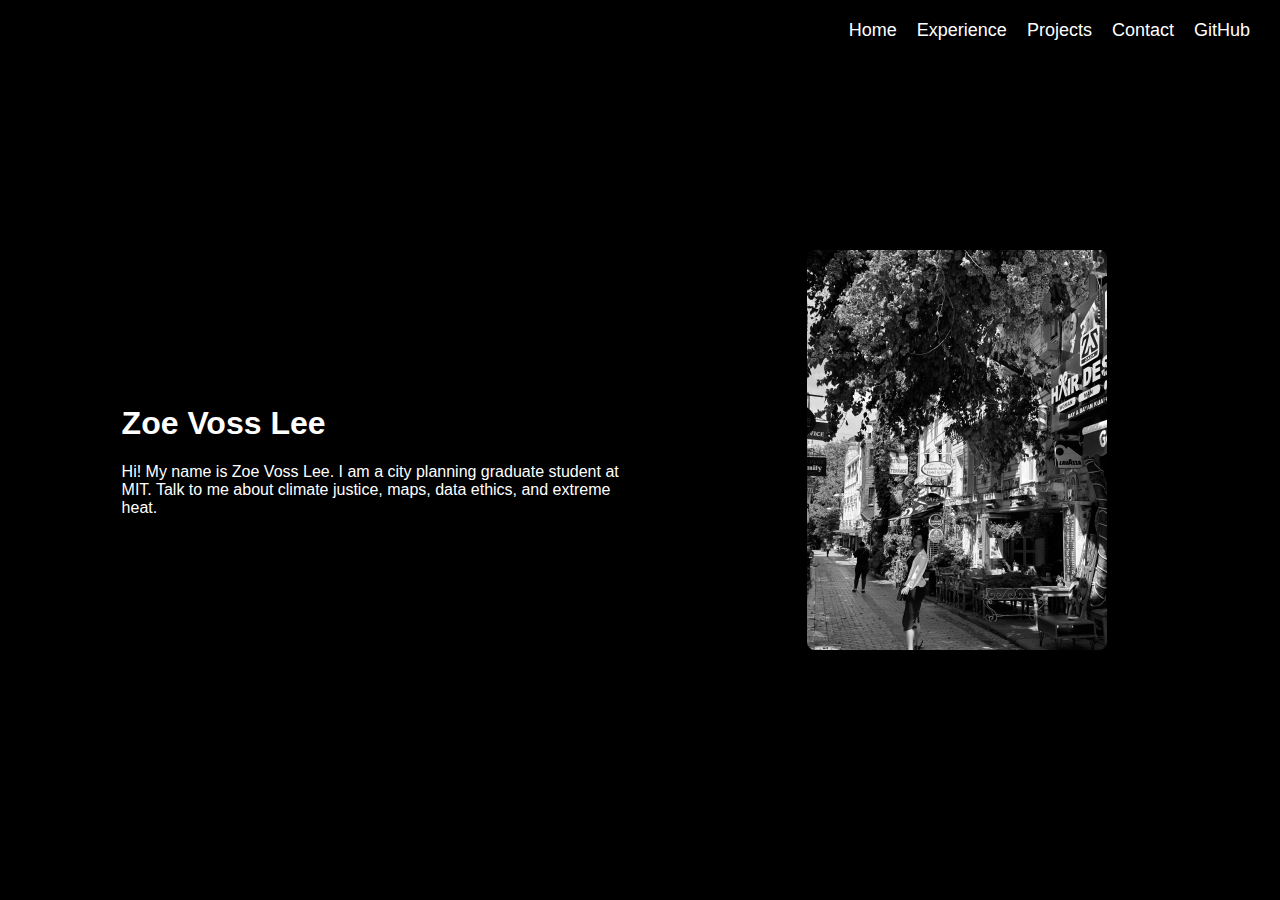
<file: index.html>
<!DOCTYPE html>
<html lang="en">
<head>
    <meta charset="UTF-8">
    <meta name="viewport" content="width=device-width, initial-scale=1.0">
    <title>ZVL: Personal Site + Portfolio</title>
    <link rel="stylesheet" href="styles.css">
</head>
<body>
    <div id="home-page">
        <nav>
            <a href="index.html">Home</a>
            <a href="./Experience/index.html">Experience</a>
            <a href="./projects/index.html">Projects</a>
            <a href="./contact/index.html">Contact</a>
            <a href="https://github.com/zoevosslee" target="_blank">GitHub</a>
        </nav>

        <div class="container">
            <div class="text-content">
                <h1>Zoe Voss Lee</h1>
                <p>
                    Hi! My name is Zoe Voss Lee. I am a city planning graduate student at MIT. 
                    Talk to me about climate justice, maps, data ethics, and extreme heat.
                </p>
            </div>
            <div class="image-content">
                <img src="images/zoe_turkiye.jpg" alt="Photograph of the author walking down a colorful street">
            </div>
        </div>
    </div>
</body>
</html>
</file>
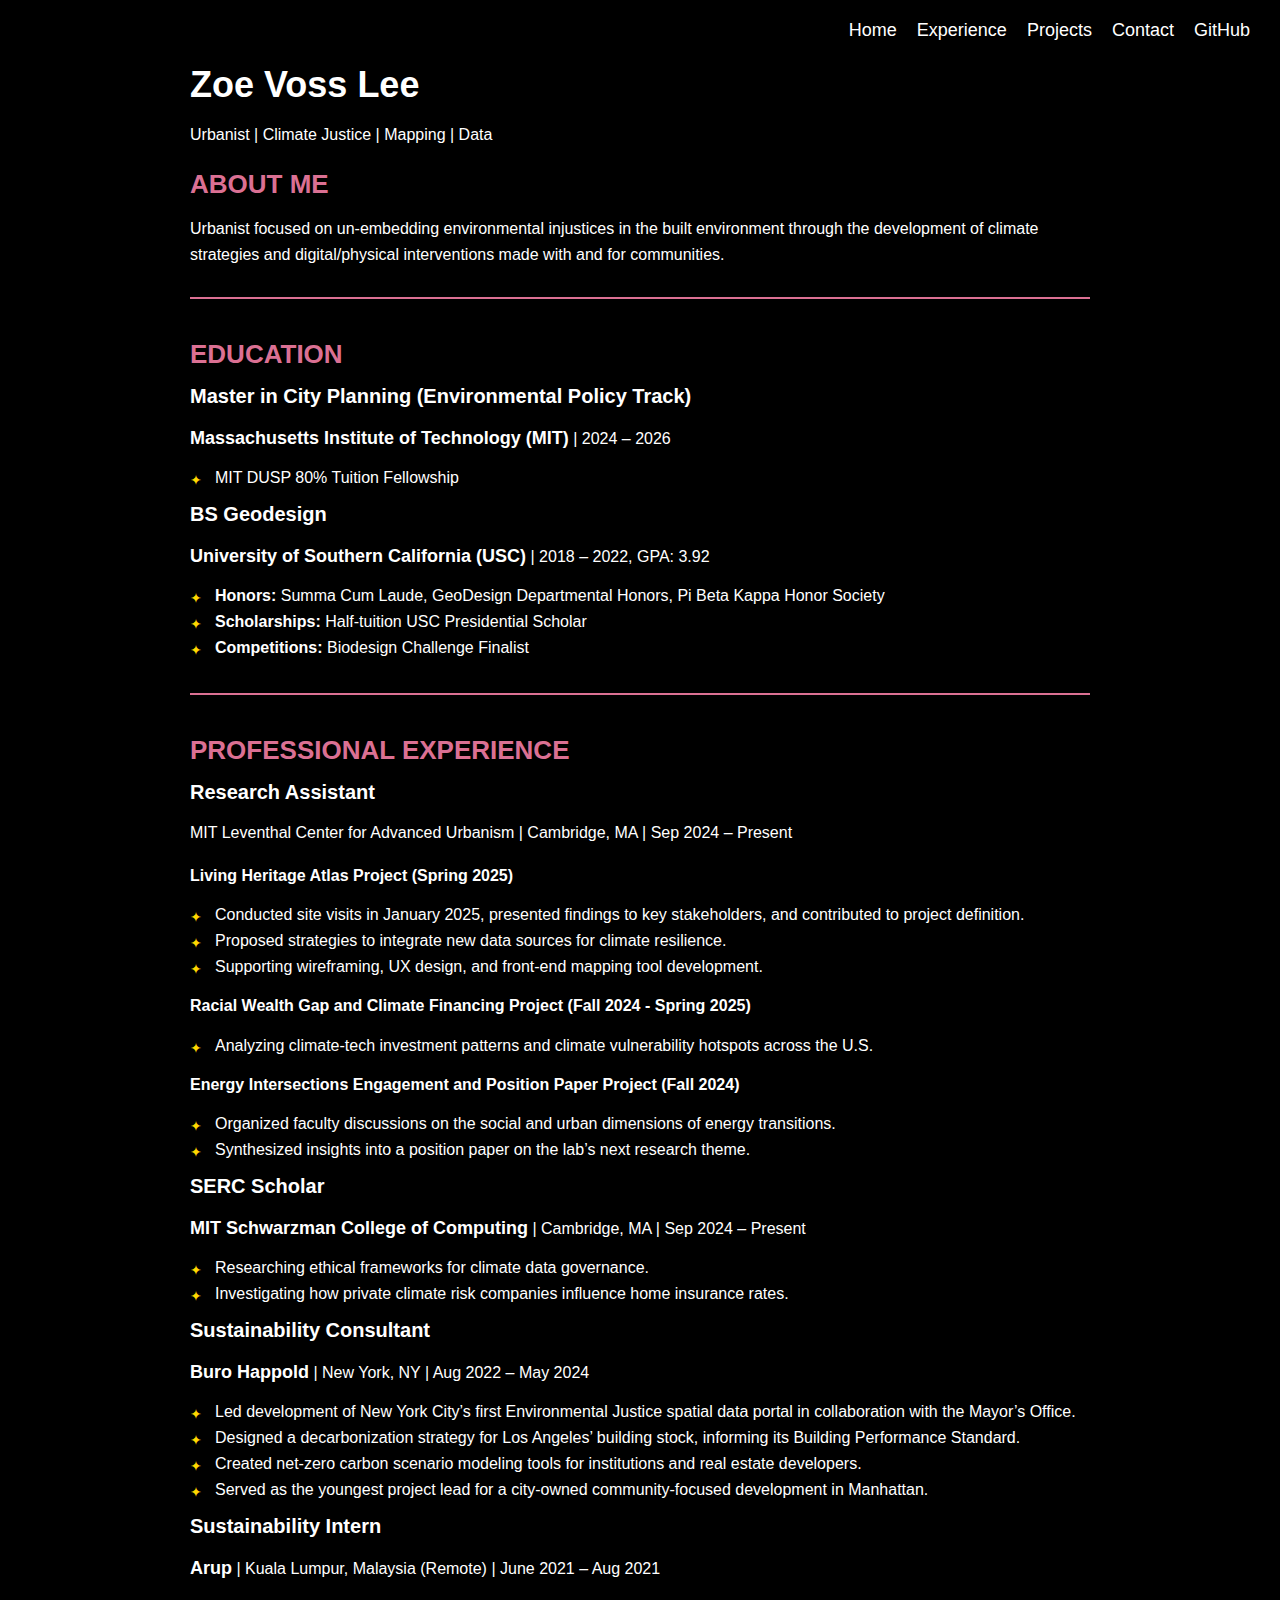
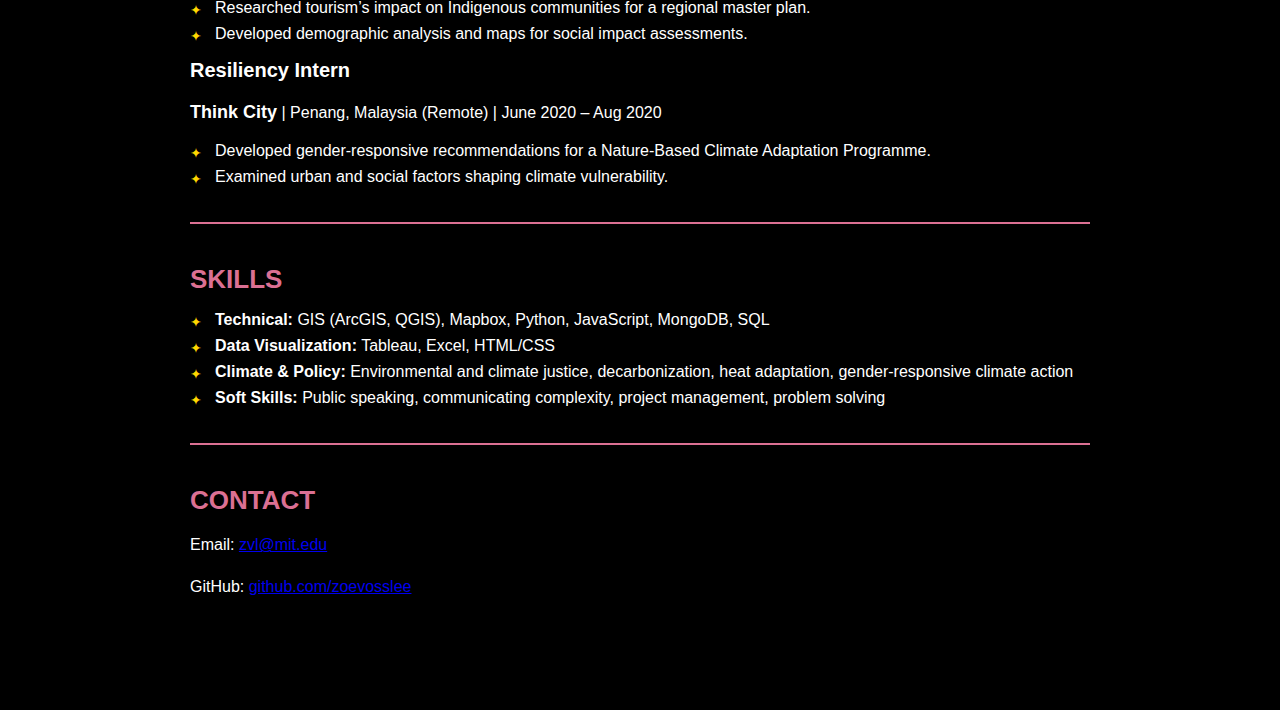
<file: Experience/index.html>
<!DOCTYPE html>
<html lang="en">
<head>
    <meta charset="UTF-8">
    <meta name="viewport" content="width=device-width, initial-scale=1.0">
    <title>Resume - Zoe Voss Lee</title>
    <link rel="stylesheet" href="../styles.css">
</head>
<body>
    <div id="resume-page">
    <nav>
        <a href="..\index.html">Home</a>
        <a href="index.html">Experience</a>
        <a href="..\projects\index.html">Projects</a>
        <a href="..\contact\index.html">Contact</a>
        <a href="https://github.com/zoevosslee" target="_blank">GitHub</a>
    </nav>

    <header>
        <h1>Zoe Voss Lee</h1>
        <p>Urbanist | Climate Justice | Mapping | Data</p>
    </header>

    <section id="about">
        <h2>About Me</h2>
        <p>
            Urbanist focused on un-embedding environmental injustices in the built environment through the development of climate strategies and digital/physical interventions made with and for communities.
        </p>
    </section>

    <section id="education">
        <h2>Education</h2>

        <article>
            <h3>Master in City Planning (Environmental Policy Track)</h3>
            <p><strong>Massachusetts Institute of Technology (MIT)</strong> | <time datetime="2024-09">2024 – 2026</time></p>
            <ul>
                <li>MIT DUSP 80% Tuition Fellowship</li>
            </ul>
        </article>

        <article>
            <h3>BS Geodesign</h3>
            <p><strong>University of Southern California (USC)</strong> | <time datetime="2018-09">2018</time> – <time datetime="2022-06">2022</time>, GPA: 3.92</p>
            <ul>
                <li><strong>Honors:</strong> Summa Cum Laude, GeoDesign Departmental Honors, Pi Beta Kappa Honor Society</li>
                <li><strong>Scholarships:</strong> Half-tuition USC Presidential Scholar</li>
                <li><strong>Competitions:</strong> Biodesign Challenge Finalist</li>
            </ul>
        </article>
    </section>

    <section id="experience">
        <h2>Professional Experience</h2>

        <article>
            <h3>Research Assistant</h3>
            <p>MIT Leventhal Center for Advanced Urbanism | Cambridge, MA | <time datetime="2024-09">Sep 2024 – Present</time></p>
            <h4>Living Heritage Atlas Project (Spring 2025)</h4>
            <ul>
                <li>Conducted site visits in January 2025, presented findings to key stakeholders, and contributed to project definition.</li>
                <li>Proposed strategies to integrate new data sources for climate resilience.</li>
                <li>Supporting wireframing, UX design, and front-end mapping tool development.</li>
            </ul>
            <h4>Racial Wealth Gap and Climate Financing Project (Fall 2024 - Spring 2025)</h4>
            <ul>
                <li>Analyzing climate-tech investment patterns and climate vulnerability hotspots across the U.S.</li>
            </ul>
            <h4>Energy Intersections Engagement and Position Paper Project (Fall 2024)</h4>
            <ul>
                <li>Organized faculty discussions on the social and urban dimensions of energy transitions.</li>
                <li>Synthesized insights into a position paper on the lab’s next research theme.</li>
            </ul>
        </article>

        <article>
            <h3>SERC Scholar</h3>
            <p><strong>MIT Schwarzman College of Computing</strong> | Cambridge, MA | <time datetime="2024-09">Sep 2024 – Present</time></p>
            <ul>
                <li>Researching ethical frameworks for climate data governance.</li>
                <li>Investigating how private climate risk companies influence home insurance rates.</li>
            </ul>
        </article>

        <article>
            <h3>Sustainability Consultant</h3>
            <p><strong>Buro Happold</strong> | New York, NY | <time datetime="2022-08">Aug 2022 – May 2024</time></p>
            <ul>
                <li>Led development of New York City’s first Environmental Justice spatial data portal in collaboration with the Mayor’s Office.</li>
                <li>Designed a decarbonization strategy for Los Angeles’ building stock, informing its Building Performance Standard.</li>
                <li>Created net-zero carbon scenario modeling tools for institutions and real estate developers.</li>
                <li>Served as the youngest project lead for a city-owned community-focused development in Manhattan.</li>
            </ul>
        </article>

        <article>
            <h3>Sustainability Intern</h3>
            <p><strong>Arup</strong> | Kuala Lumpur, Malaysia (Remote) | <time datetime="2021-06">June 2021 – Aug 2021</time></p>
            <ul>
                <li>Researched tourism’s impact on Indigenous communities for a regional master plan.</li>
                <li>Developed demographic analysis and maps for social impact assessments.</li>
            </ul>
        </article>

        <article>
            <h3>Resiliency Intern</h3>
            <p><strong>Think City</strong> | Penang, Malaysia (Remote) | <time datetime="2020-06">June 2020 – Aug 2020</time></p>
            <ul>
                <li>Developed gender-responsive recommendations for a Nature-Based Climate Adaptation Programme.</li>
                <li>Examined urban and social factors shaping climate vulnerability.</li>
            </ul>
        </article>
    </section>

    <section id="skills">
        <h2>Skills</h2>
        <ul>
            <li><strong>Technical:</strong> GIS (ArcGIS, QGIS), Mapbox, Python, JavaScript, MongoDB, SQL</li>
            <li><strong>Data Visualization:</strong> Tableau, Excel, HTML/CSS</li>
            <li><strong>Climate & Policy:</strong> Environmental and climate justice, decarbonization, heat adaptation, gender-responsive climate action</li>
            <li><strong>Soft Skills:</strong> Public speaking, communicating complexity, project management, problem solving</li>
        </ul>
    </section>

    <section id="contact">
        <h2>Contact</h2>
        <p>Email: <a href="mailto:zvl@mit.edu">zvl@mit.edu</a></p>
        <p>GitHub: <a href="https://github.com/zoevosslee" target="_blank">github.com/zoevosslee</a></p>
    </section>
    </div>
</body>
</html>
</file>
<file: styles.css>
/* Design Tokens*/
   :root {
    /* Colors */
    --color-primary: black;
    --color-text: white;
    --color-accent: palevioletred;
    --color-border: palevioletred;
    --color-highlight: pink;
    --color-star: gold;
  
    /* Typography */
    --font-primary: 'Roboto', sans-serif;
    --font-size-base: 16px;
    --font-size-title: 36px;
    --font-size-section-title: 26px;
    --font-size-subtitle: 18px;
    --font-size-job-title: 20px;
  
    /* Effects */
    --transition-fast: 0.3s ease-in-out;
  }
  
  /* General*/
  body {
    background-color: var(--color-primary);
    color: var(--color-text);
    font-family: var(--font-primary);
    margin: 0;
    padding: 0;
    height: 100vh;
    display: flex;
    flex-direction: column;
  }

  img {
    max-width: 100%;
    height: auto;
  }
  
  /*Nav Bar*/
  nav {
    display: flex;
    position: absolute;
    top: 20px;
    right: 20px;
  }
  
  nav a {
    flex: 1;
    color: var(--color-text);
    margin: 0 10px;
    text-decoration: none;
    font-size: var(--font-size-subtitle);
  }
  
  nav a:hover {
    text-decoration: underline;
    text-decoration-color: var(--color-accent);
  }
  
  .container {
    display: flex;
    flex-direction: row;
    align-items: center;
    justify-content: space-between;
    gap: 50px;
    max-width: 90%;
    margin: auto;
    height: 100vh;
  }
  
/*Text*/
  .text-content {
    flex: 1;
    max-width: 45%;
    text-align: left;
    padding-left: 5%;
  }
  
  .text-content p {
    margin: 0;
  }
  
  .text-content:hover {
    color: var(--color-accent);
  }
  
/*Images*/
  .image-content {
    flex: 1;
    max-width: 45%;
    display: flex;
    justify-content: center;
  }
  
  .image-content img {
    width: 100%;
    max-width: 300px;
    height: auto;
    border-radius: 8px;
    filter: grayscale(100%);
    transition: filter var(--transition-fast);
  }
  
  .image-content img:hover {
    filter: grayscale(0%);
  }
  
  /* Resume Page*/
  #resume-page {
    max-width: 900px;
    margin: auto;
    padding: 40px 20px;
  }
  
  #resume-page section {
    margin-bottom: 40px;
    padding-bottom: 20px;
    border-bottom: 2px solid var(--color-border);
  }
  
  /* Last section shouldn't have a border */
  #resume-page section:last-of-type {
    border-bottom: none;
  }
  
  #resume-page h1 {
    font-size: var(--font-size-title);
    font-weight: bold;
    margin-bottom: 5px;
  }
  
  #resume-page h1:hover {
    animation: sparkle 5s infinite;
  }
  
  #resume-page p.subtitle {
    font-size: var(--font-size-subtitle);
    color: var(--color-accent);
    margin-bottom: 30px;
  }
  
  #resume-page h2 {
    font-size: var(--font-size-section-title);
    font-weight: bold;
    text-transform: uppercase;
    margin-bottom: 10px;
    color: var(--color-accent);
  }
  
  #resume-page h3 {
    font-size: var(--font-size-job-title);
    font-weight: bold;
    margin-top: 15px;
    margin-bottom: 5px;
  }
  
  #resume-page p strong {
    font-size: var(--font-size-subtitle);
    font-weight: bold;
  }
  
  #resume-page p {
    font-size: var(--font-size-base);
    line-height: 1.6;
    margin-bottom: 10px;
  }
  
  /* Remove Bullet Points */
  #resume-page ul {
    list-style: none;
    padding-left: 0;
  }
  
  #resume-page ul li {
    margin-bottom: 8px;
    position: relative;
    padding-left: 25px; /* Space for star */
  }
  
  #resume-page ul li::before {
    content: "✦"; /* Small star bullet */
    position: absolute;
    left: 0;
    color: var(--color-star);
    font-size: 14px;
    top: 3px;
  }
  
  /* Hover effect for job titles */
  #resume-page article h3:hover {
    text-decoration: wavy underline;
    text-decoration-color: var(--color-highlight);
  }
  
  /*Contact Page Styling*/
 #contact-page {
  max-width: 900px;
  width: 80%;
  margin: auto;
  padding: 40px 20px;
 }

#contact-page form {
  grid-template-columns: auto 1fr;
  display: grid;
  gap: 1em;
  align-items: center;
 }

 #contact-page form label {
  display: grid;
  grid-template-columns: subgrid;
  grid-column: 1;
  font-weight: bold;
  align-items: center;
 }

 #contact-page form input,
#contact-page form textarea {
  width: 100%;
  box-sizing: border-box;
  padding: 10px;
  font-family: var(--font-primary, 'Roboto', sans-serif);
  font-size: var(--font-size-base, 16px);
  color: var(--color-text, white);
  background: rgba(255, 255, 255, 0.1);
  border: 1px solid var(--color-accent, palevioletred);
  border-radius: 5px;
}
#contact-page form button {
  grid-column: 1 / -1;
  background: var(--color-accent, palevioletred);
  color: var(--color-primary, black);
  font-size: var(--font-size-base, 16px);
  font-weight: bold;
  padding: 10px;
  border: none;
  border-radius: 5px;
  cursor: pointer;
  transition: background 0.3s ease-in-out;
}

#contact-page form button:hover {
  background: var(--color-highlight, pink);
}

/*Projects Page*/

#projects-page {  
  max-width: 1200px;
  width: 100%;
  margin: auto;
  padding: 40px 20px;  
}

#projects-page .projects {
  display: grid;
  grid-template-columns: repeat(auto-fill, minmax(15em, 1fr));
  gap: 20px;
}

.projects article {
  display: grid;
  grid-template-rows: subgrid;
  grid-row: span 3;
}

.projects article h2 {
  font-size: var(--font-size-section-title);
  font-weight: bold;
  text-transform: uppercase;
  margin: 0;
  color: var(--color-accent);
}
</file>
